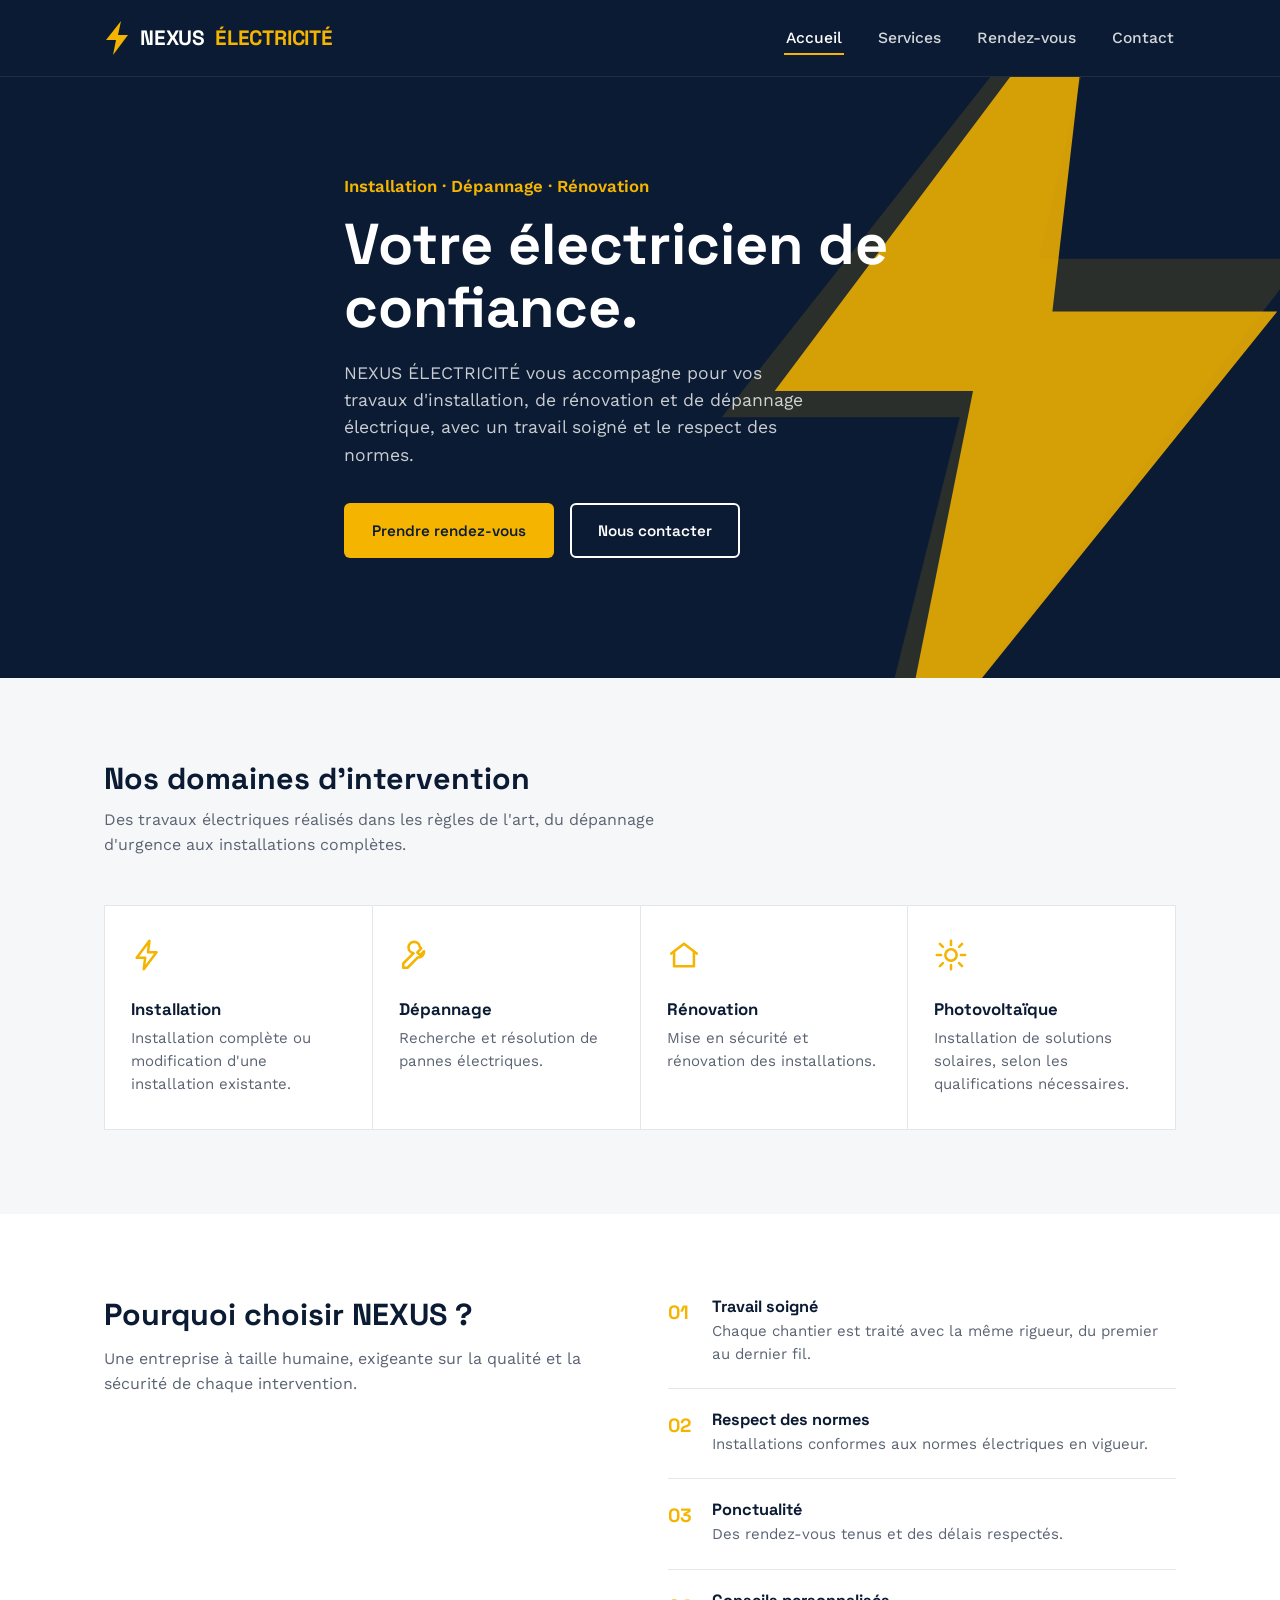
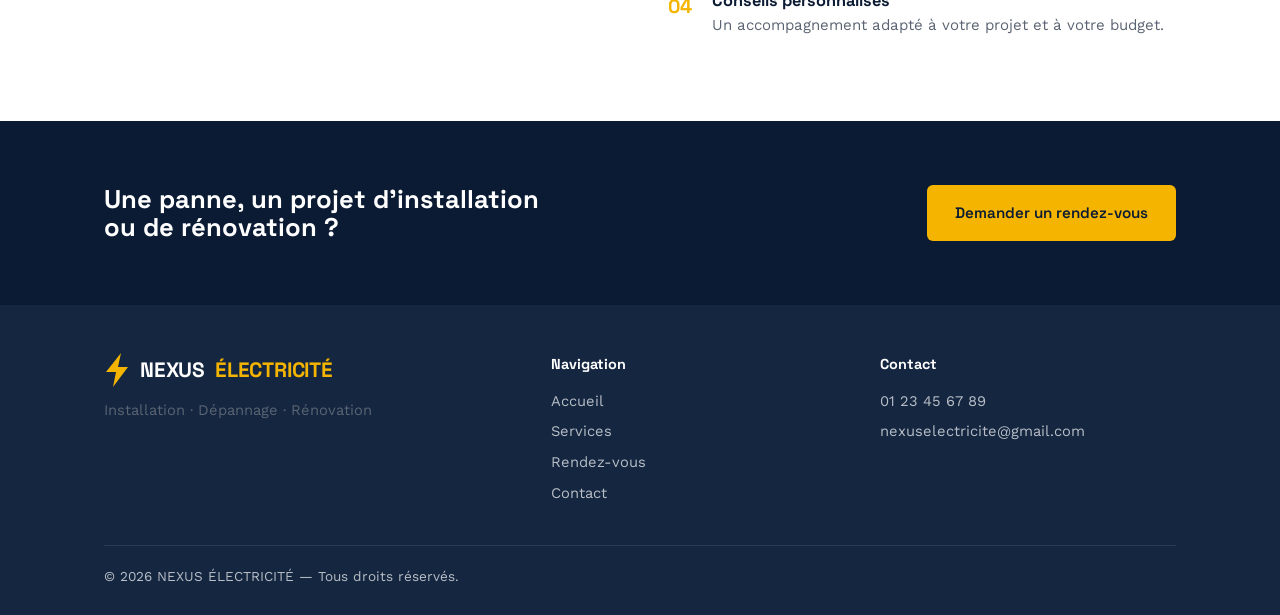
<file: index.html>
<!doctype html>
<html lang="fr">
<head>
<meta charset="UTF-8">
<meta name="viewport" content="width=device-width, initial-scale=1.0">
<title>NEXUS ÉLECTRICITÉ — Votre électricien de confiance</title>
<meta name="description" content="NEXUS ÉLECTRICITÉ vous accompagne pour vos travaux d'installation, de rénovation et de dépannage électrique.">
<link rel="stylesheet" href="css/style.css">
</head>
<body>

<header class="site-header">
  <div class="wrap">
    <a href="index.html" class="logo">
      <svg class="bolt" viewBox="0 0 26 34" fill="none" xmlns="http://www.w3.org/2000/svg" aria-hidden="true">
        <path d="M17 0L2 19H12L9 34L24 14H14L17 0Z" fill="#F4B400"/>
      </svg>
      NEXUS <span class="accent">ÉLECTRICITÉ</span>
    </a>
    <nav class="main-nav" id="main-nav">
      <ul>
        <li><a href="index.html" aria-current="page">Accueil</a></li>
        <li><a href="services.html">Services</a></li>
        <li><a href="rendez-vous.html">Rendez-vous</a></li>
        <li><a href="contact.html">Contact</a></li>
      </ul>
    </nav>
    <button class="nav-toggle" aria-label="Ouvrir le menu" aria-expanded="false" aria-controls="main-nav">
      <svg viewBox="0 0 24 24" fill="none" stroke="currentColor" stroke-width="2" stroke-linecap="round"><line x1="3" y1="6" x2="21" y2="6"/><line x1="3" y1="12" x2="21" y2="12"/><line x1="3" y1="18" x2="21" y2="18"/></svg>
    </button>
  </div>
</header>

<section class="hero">
  <svg class="hero-bolt" viewBox="0 0 600 700" preserveAspectRatio="xMidYMid slice" fill="none" xmlns="http://www.w3.org/2000/svg" aria-hidden="true">
    <path d="M420 0L120 380H300L220 700L560 260H360L420 0Z" fill="#F4B400" fill-opacity="0.14"/>
    <path d="M400 40L160 360H310L250 660L540 300H370L400 40Z" fill="#F4B400" fill-opacity="0.9"/>
  </svg>
  <div class="wrap">
    <p class="hero-eyebrow">Installation · Dépannage · Rénovation</p>
    <h1>Votre électricien de confiance.</h1>
    <p class="lead">NEXUS ÉLECTRICITÉ vous accompagne pour vos travaux d'installation, de rénovation et de dépannage électrique, avec un travail soigné et le respect des normes.</p>
    <div class="hero-actions">
      <a href="rendez-vous.html" class="btn btn-primary">Prendre rendez-vous</a>
      <a href="contact.html" class="btn btn-outline">Nous contacter</a>
    </div>
  </div>
</section>

<section class="services-preview">
  <div class="wrap">
    <div class="section-head">
      <h2>Nos domaines d'intervention</h2>
      <p>Des travaux électriques réalisés dans les règles de l'art, du dépannage d'urgence aux installations complètes.</p>
    </div>
  </div>
  <div class="wrap">
    <div class="service-grid">
      <div class="service-card">
        <svg viewBox="0 0 24 24" fill="none" stroke="currentColor" stroke-width="1.8" stroke-linecap="round" stroke-linejoin="round"><path d="M13 2L4 14h6l-1 8 9-12h-6l1-8z"/></svg>
        <h3>Installation</h3>
        <p>Installation complète ou modification d'une installation existante.</p>
      </div>
      <div class="service-card">
        <svg viewBox="0 0 24 24" fill="none" stroke="currentColor" stroke-width="1.8" stroke-linecap="round" stroke-linejoin="round"><path d="M14.7 6.3a4 4 0 1 0-4.4 4.4L3 18v3h3l7.3-7.3a4 4 0 0 0 4.4-4.4l-2.8 2.8-2-2 2.8-2.8z"/></svg>
        <h3>Dépannage</h3>
        <p>Recherche et résolution de pannes électriques.</p>
      </div>
      <div class="service-card">
        <svg viewBox="0 0 24 24" fill="none" stroke="currentColor" stroke-width="1.8" stroke-linecap="round" stroke-linejoin="round"><path d="M3 11l9-7 9 7"/><path d="M5 10v10h14V10"/></svg>
        <h3>Rénovation</h3>
        <p>Mise en sécurité et rénovation des installations.</p>
      </div>
      <div class="service-card">
        <svg viewBox="0 0 24 24" fill="none" stroke="currentColor" stroke-width="1.8" stroke-linecap="round" stroke-linejoin="round"><circle cx="12" cy="12" r="4"/><path d="M12 2v3M12 19v3M4.2 4.2l2.1 2.1M17.7 17.7l2.1 2.1M2 12h3M19 12h3M4.2 19.8l2.1-2.1M17.7 6.3l2.1-2.1"/></svg>
        <h3>Photovoltaïque</h3>
        <p>Installation de solutions solaires, selon les qualifications nécessaires.</p>
      </div>
    </div>
  </div>
</section>

<section class="why">
  <div class="wrap why-grid">
    <div>
      <h2>Pourquoi choisir NEXUS ?</h2>
      <p>Une entreprise à taille humaine, exigeante sur la qualité et la sécurité de chaque intervention.</p>
    </div>
    <ul class="why-list">
      <li>
        <span class="mark">01</span>
        <div><h3>Travail soigné</h3><p>Chaque chantier est traité avec la même rigueur, du premier au dernier fil.</p></div>
      </li>
      <li>
        <span class="mark">02</span>
        <div><h3>Respect des normes</h3><p>Installations conformes aux normes électriques en vigueur.</p></div>
      </li>
      <li>
        <span class="mark">03</span>
        <div><h3>Ponctualité</h3><p>Des rendez-vous tenus et des délais respectés.</p></div>
      </li>
      <li>
        <span class="mark">04</span>
        <div><h3>Conseils personnalisés</h3><p>Un accompagnement adapté à votre projet et à votre budget.</p></div>
      </li>
    </ul>
  </div>
</section>

<section class="cta-band">
  <div class="wrap">
    <h2>Une panne, un projet d'installation ou de rénovation ?</h2>
    <a href="rendez-vous.html" class="btn btn-primary">Demander un rendez-vous</a>
  </div>
</section>

<footer class="site-footer">
  <div class="wrap">
    <div class="footer-grid">
      <div>
        <a href="index.html" class="logo">
          <svg class="bolt" viewBox="0 0 26 34" fill="none" xmlns="http://www.w3.org/2000/svg" aria-hidden="true">
            <path d="M17 0L2 19H12L9 34L24 14H14L17 0Z" fill="#F4B400"/>
          </svg>
          NEXUS <span class="accent">ÉLECTRICITÉ</span>
        </a>
        <p>Installation · Dépannage · Rénovation</p>
      </div>
      <div>
        <h4>Navigation</h4>
        <ul>
          <li><a href="index.html">Accueil</a></li>
          <li><a href="services.html">Services</a></li>
          <li><a href="rendez-vous.html">Rendez-vous</a></li>
          <li><a href="contact.html">Contact</a></li>
        </ul>
      </div>
      <div>
        <h4>Contact</h4>
        <ul>
          <li><a href="tel:+33000000000">01 23 45 67 89</a></li>
          <li><a href="mailto:nexuselectricite@gmail.com">nexuselectricite@gmail.com</a></li>
        </ul>
      </div>
    </div>
    <div class="footer-bottom">
      &copy; <span id="current-year"></span> NEXUS ÉLECTRICITÉ — Tous droits réservés.
    </div>
  </div>
</footer>

<script src="js/script.js"></script>
</body>
</html>
</file>
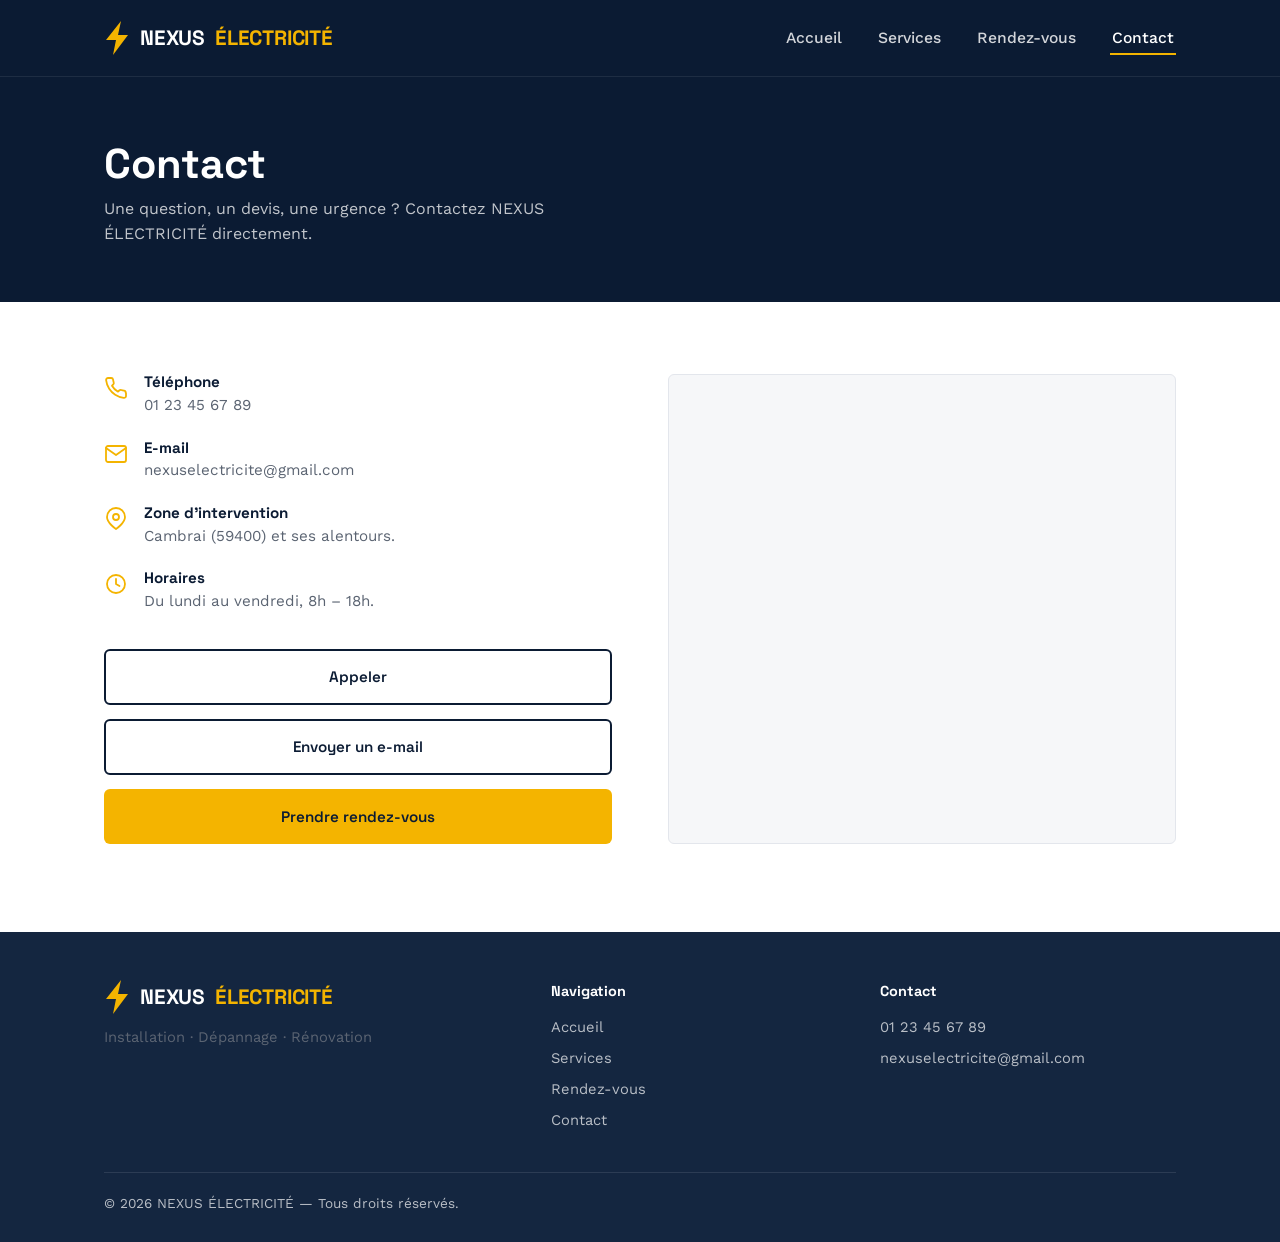
<file: contact.html>
<!doctype html>
<html lang="fr">
<head>
<meta charset="UTF-8">
<meta name="viewport" content="width=device-width, initial-scale=1.0">
<title>Contact — NEXUS ÉLECTRICITÉ</title>
<meta name="description" content="Contactez NEXUS ÉLECTRICITÉ par téléphone, e-mail ou prenez directement rendez-vous.">
<link rel="stylesheet" href="css/style.css">
</head>
<body>

<header class="site-header">
  <div class="wrap">
    <a href="index.html" class="logo">
      <svg class="bolt" viewBox="0 0 26 34" fill="none" xmlns="http://www.w3.org/2000/svg" aria-hidden="true">
        <path d="M17 0L2 19H12L9 34L24 14H14L17 0Z" fill="#F4B400"/>
      </svg>
      NEXUS <span class="accent">ÉLECTRICITÉ</span>
    </a>
    <nav class="main-nav" id="main-nav">
      <ul>
        <li><a href="index.html">Accueil</a></li>
        <li><a href="services.html">Services</a></li>
        <li><a href="rendez-vous.html">Rendez-vous</a></li>
        <li><a href="contact.html" aria-current="page">Contact</a></li>
      </ul>
    </nav>
    <button class="nav-toggle" aria-label="Ouvrir le menu" aria-expanded="false" aria-controls="main-nav">
      <svg viewBox="0 0 24 24" fill="none" stroke="currentColor" stroke-width="2" stroke-linecap="round"><line x1="3" y1="6" x2="21" y2="6"/><line x1="3" y1="12" x2="21" y2="12"/><line x1="3" y1="18" x2="21" y2="18"/></svg>
    </button>
  </div>
</header>

<section class="page-header">
  <div class="wrap">
    <h1>Contact</h1>
    <p>Une question, un devis, une urgence ? Contactez NEXUS ÉLECTRICITÉ directement.</p>
  </div>
</section>

<section class="contact-section">
  <div class="wrap contact-layout">

    <div>
      <ul class="contact-list">
        <li>
          <svg viewBox="0 0 24 24" fill="none" stroke="currentColor" stroke-width="1.8" stroke-linecap="round" stroke-linejoin="round"><path d="M22 16.9v3a2 2 0 0 1-2.2 2 19.8 19.8 0 0 1-8.6-3.1 19.5 19.5 0 0 1-6-6A19.8 19.8 0 0 1 2.1 4.2 2 2 0 0 1 4.1 2h3a2 2 0 0 1 2 1.7c.1.9.3 1.8.6 2.7a2 2 0 0 1-.5 2.1L8 9.7a16 16 0 0 0 6 6l1.2-1.2a2 2 0 0 1 2.1-.5c.9.3 1.8.5 2.7.6a2 2 0 0 1 1.7 2.1z"/></svg>
          <div><h3>Téléphone</h3><p><a href="tel:+33000000000">01 23 45 67 89</a></p></div>
        </li>
        <li>
          <svg viewBox="0 0 24 24" fill="none" stroke="currentColor" stroke-width="1.8" stroke-linecap="round" stroke-linejoin="round"><rect x="2" y="4" width="20" height="16" rx="2"/><path d="M2 6l10 7 10-7"/></svg>
          <div><h3>E-mail</h3><p><a href="mailto:nexuselectricite@gmail.com">nexuselectricite@gmail.com</a></p></div>
        </li>
        <li>
          <svg viewBox="0 0 24 24" fill="none" stroke="currentColor" stroke-width="1.8" stroke-linecap="round" stroke-linejoin="round"><path d="M21 10c0 6-9 12-9 12s-9-6-9-12a9 9 0 0 1 18 0z"/><circle cx="12" cy="10" r="3"/></svg>
          <div><h3>Zone d'intervention</h3><p>Cambrai (59400) et ses alentours.</p></div>
        </li>
        <li>
          <svg viewBox="0 0 24 24" fill="none" stroke="currentColor" stroke-width="1.8" stroke-linecap="round" stroke-linejoin="round"><circle cx="12" cy="12" r="9"/><path d="M12 7v5l3.5 2"/></svg>
          <div><h3>Horaires</h3><p>Du lundi au vendredi, 8h – 18h.</p></div>
        </li>
      </ul>

      <div class="contact-actions">
        <a href="tel:+33000000000" class="btn btn-outline-dark">Appeler</a>
        <a href="mailto:nexuselectricite@gmail.com" class="btn btn-outline-dark">Envoyer un e-mail</a>
        <a href="rendez-vous.html" class="btn btn-primary">Prendre rendez-vous</a>
      </div>
    </div>

    <div class="contact-map">
      <iframe
        src="https://www.google.com/maps?q=Cambrai,59400&output=embed"
        title="Zone d'intervention NEXUS ÉLECTRICITÉ — Cambrai et alentours"
        loading="lazy"
        referrerpolicy="no-referrer-when-downgrade"
        allowfullscreen>
      </iframe>
    </div>

  </div>
</section>

<footer class="site-footer">
  <div class="wrap">
    <div class="footer-grid">
      <div>
        <a href="index.html" class="logo">
          <svg class="bolt" viewBox="0 0 26 34" fill="none" xmlns="http://www.w3.org/2000/svg" aria-hidden="true">
            <path d="M17 0L2 19H12L9 34L24 14H14L17 0Z" fill="#F4B400"/>
          </svg>
          NEXUS <span class="accent">ÉLECTRICITÉ</span>
        </a>
        <p>Installation · Dépannage · Rénovation</p>
      </div>
      <div>
        <h4>Navigation</h4>
        <ul>
          <li><a href="index.html">Accueil</a></li>
          <li><a href="services.html">Services</a></li>
          <li><a href="rendez-vous.html">Rendez-vous</a></li>
          <li><a href="contact.html">Contact</a></li>
        </ul>
      </div>
      <div>
        <h4>Contact</h4>
        <ul>
          <li><a href="tel:+33000000000">01 23 45 67 89</a></li>
          <li><a href="mailto:nexuselectricite@gmail.com">nexuselectricite@gmail.com</a></li>
        </ul>
      </div>
    </div>
    <div class="footer-bottom">
      &copy; <span id="current-year"></span> NEXUS ÉLECTRICITÉ — Tous droits réservés.
    </div>
  </div>
</footer>

<script src="js/script.js"></script>
</body>
</html>
</file>
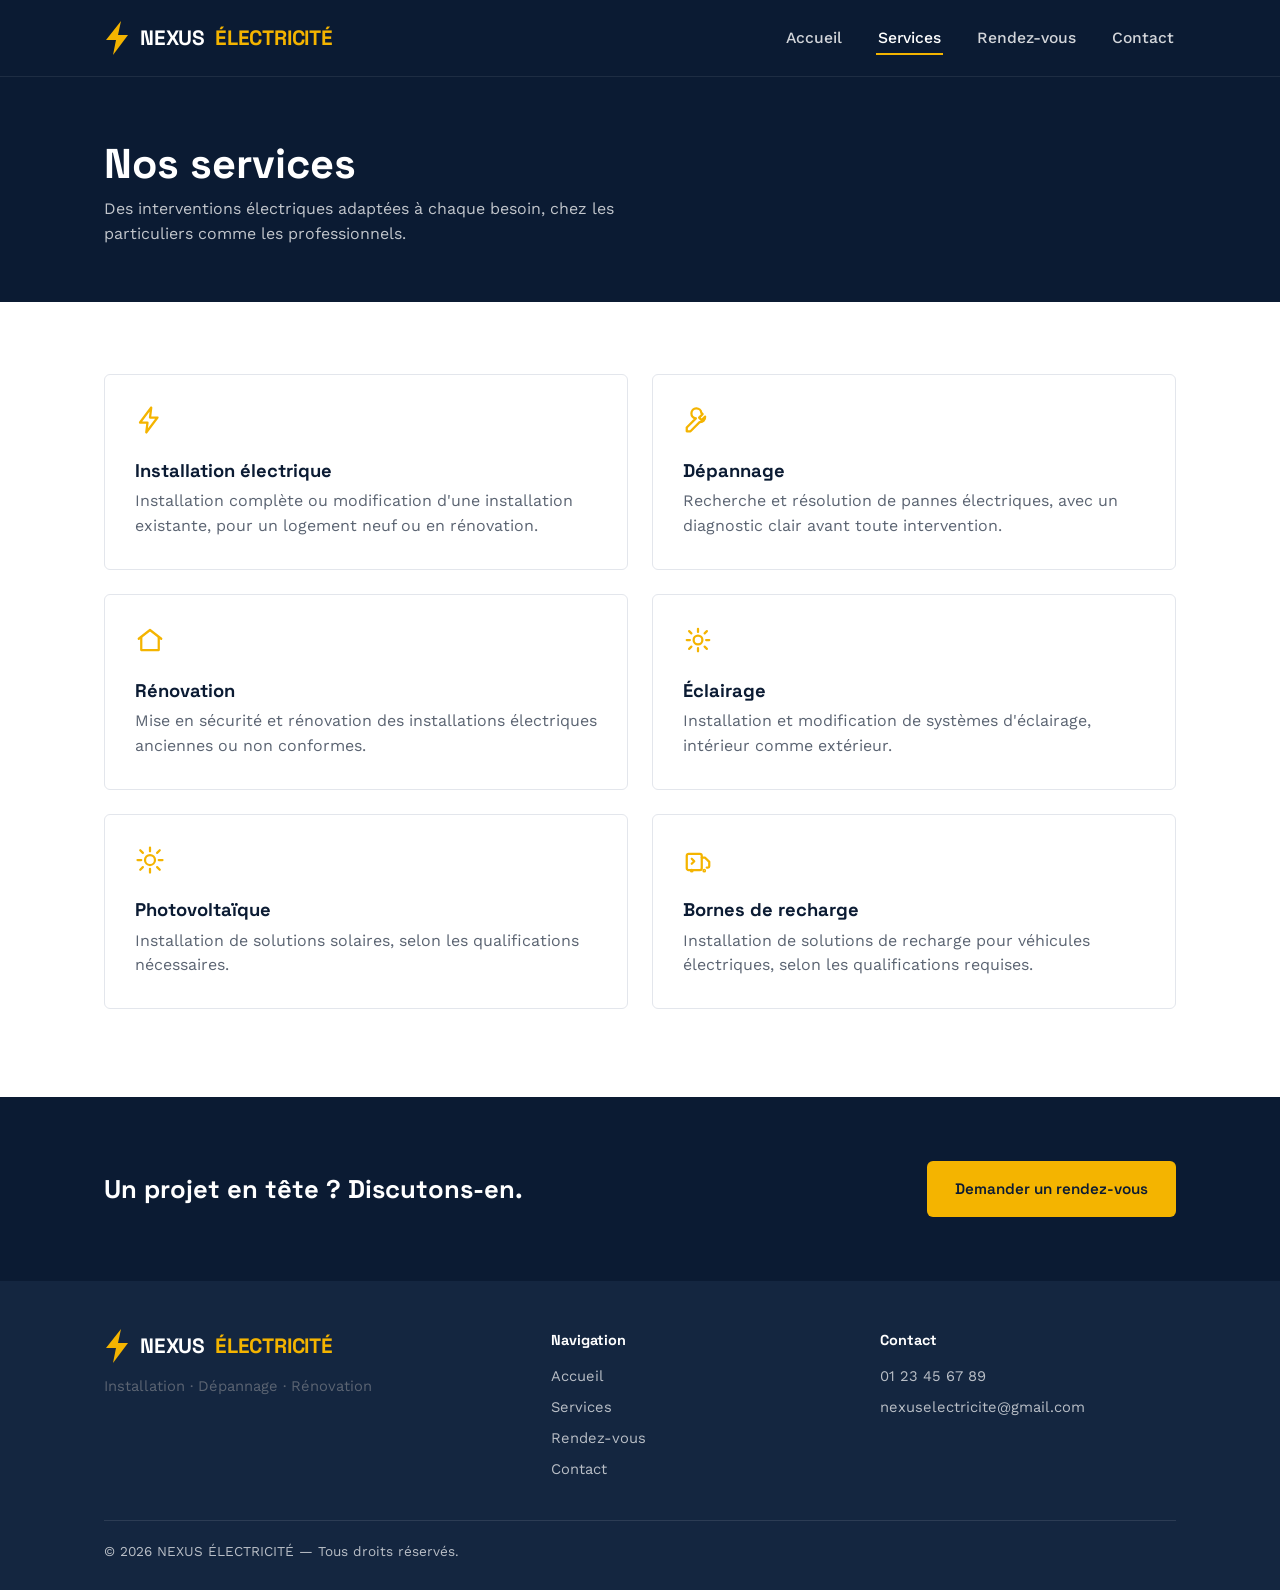
<file: services.html>
<!doctype html>
<html lang="fr">
<head>
<meta charset="UTF-8">
<meta name="viewport" content="width=device-width, initial-scale=1.0">
<title>Services — NEXUS ÉLECTRICITÉ</title>
<meta name="description" content="Installation, dépannage, rénovation, éclairage, photovoltaïque et bornes de recharge — les services de NEXUS ÉLECTRICITÉ.">
<link rel="stylesheet" href="css/style.css">
</head>
<body>

<header class="site-header">
  <div class="wrap">
    <a href="index.html" class="logo">
      <svg class="bolt" viewBox="0 0 26 34" fill="none" xmlns="http://www.w3.org/2000/svg" aria-hidden="true">
        <path d="M17 0L2 19H12L9 34L24 14H14L17 0Z" fill="#F4B400"/>
      </svg>
      NEXUS <span class="accent">ÉLECTRICITÉ</span>
    </a>
    <nav class="main-nav" id="main-nav">
      <ul>
        <li><a href="index.html">Accueil</a></li>
        <li><a href="services.html" aria-current="page">Services</a></li>
        <li><a href="rendez-vous.html">Rendez-vous</a></li>
        <li><a href="contact.html">Contact</a></li>
      </ul>
    </nav>
    <button class="nav-toggle" aria-label="Ouvrir le menu" aria-expanded="false" aria-controls="main-nav">
      <svg viewBox="0 0 24 24" fill="none" stroke="currentColor" stroke-width="2" stroke-linecap="round"><line x1="3" y1="6" x2="21" y2="6"/><line x1="3" y1="12" x2="21" y2="12"/><line x1="3" y1="18" x2="21" y2="18"/></svg>
    </button>
  </div>
</header>

<section class="page-header">
  <div class="wrap">
    <h1>Nos services</h1>
    <p>Des interventions électriques adaptées à chaque besoin, chez les particuliers comme les professionnels.</p>
  </div>
</section>

<section class="services-full">
  <div class="wrap">
    <div class="services-full-grid">

      <div class="service-full-card">
        <svg viewBox="0 0 24 24" fill="none" stroke="currentColor" stroke-width="1.8" stroke-linecap="round" stroke-linejoin="round"><path d="M13 2L4 14h6l-1 8 9-12h-6l1-8z"/></svg>
        <h3>Installation électrique</h3>
        <p>Installation complète ou modification d'une installation existante, pour un logement neuf ou en rénovation.</p>
      </div>

      <div class="service-full-card">
        <svg viewBox="0 0 24 24" fill="none" stroke="currentColor" stroke-width="1.8" stroke-linecap="round" stroke-linejoin="round"><path d="M14.7 6.3a4 4 0 1 0-4.4 4.4L3 18v3h3l7.3-7.3a4 4 0 0 0 4.4-4.4l-2.8 2.8-2-2 2.8-2.8z"/></svg>
        <h3>Dépannage</h3>
        <p>Recherche et résolution de pannes électriques, avec un diagnostic clair avant toute intervention.</p>
      </div>

      <div class="service-full-card">
        <svg viewBox="0 0 24 24" fill="none" stroke="currentColor" stroke-width="1.8" stroke-linecap="round" stroke-linejoin="round"><path d="M3 11l9-7 9 7"/><path d="M5 10v10h14V10"/></svg>
        <h3>Rénovation</h3>
        <p>Mise en sécurité et rénovation des installations électriques anciennes ou non conformes.</p>
      </div>

      <div class="service-full-card">
        <svg viewBox="0 0 24 24" fill="none" stroke="currentColor" stroke-width="1.8" stroke-linecap="round" stroke-linejoin="round"><circle cx="12" cy="12" r="3.5"/><path d="M12 3v2.5M12 18.5V21M4.9 4.9l1.8 1.8M17.3 17.3l1.8 1.8M3 12h2.5M18.5 12H21M4.9 19.1l1.8-1.8M17.3 6.7l1.8-1.8"/></svg>
        <h3>Éclairage</h3>
        <p>Installation et modification de systèmes d'éclairage, intérieur comme extérieur.</p>
      </div>

      <div class="service-full-card">
        <svg viewBox="0 0 24 24" fill="none" stroke="currentColor" stroke-width="1.8" stroke-linecap="round" stroke-linejoin="round"><circle cx="12" cy="12" r="4"/><path d="M12 2v3M12 19v3M4.2 4.2l2.1 2.1M17.7 17.7l2.1 2.1M2 12h3M19 12h3M4.2 19.8l2.1-2.1M17.7 6.3l2.1-2.1"/></svg>
        <h3>Photovoltaïque</h3>
        <p>Installation de solutions solaires, selon les qualifications nécessaires.</p>
      </div>

      <div class="service-full-card">
        <svg viewBox="0 0 24 24" fill="none" stroke="currentColor" stroke-width="1.8" stroke-linecap="round" stroke-linejoin="round"><rect x="3" y="7" width="12" height="13" rx="1.5"/><path d="M15 10h2.5L21 13.5V17a1 1 0 0 1-1 1h-1"/><circle cx="7" cy="20.5" r="0.6"/><circle cx="17" cy="20.5" r="0.6"/><path d="M7 11l2 2-2 2"/></svg>
        <h3>Bornes de recharge</h3>
        <p>Installation de solutions de recharge pour véhicules électriques, selon les qualifications requises.</p>
      </div>

    </div>
  </div>
</section>

<section class="cta-band">
  <div class="wrap">
    <h2>Un projet en tête ? Discutons-en.</h2>
    <a href="rendez-vous.html" class="btn btn-primary">Demander un rendez-vous</a>
  </div>
</section>

<footer class="site-footer">
  <div class="wrap">
    <div class="footer-grid">
      <div>
        <a href="index.html" class="logo">
          <svg class="bolt" viewBox="0 0 26 34" fill="none" xmlns="http://www.w3.org/2000/svg" aria-hidden="true">
            <path d="M17 0L2 19H12L9 34L24 14H14L17 0Z" fill="#F4B400"/>
          </svg>
          NEXUS <span class="accent">ÉLECTRICITÉ</span>
        </a>
        <p>Installation · Dépannage · Rénovation</p>
      </div>
      <div>
        <h4>Navigation</h4>
        <ul>
          <li><a href="index.html">Accueil</a></li>
          <li><a href="services.html">Services</a></li>
          <li><a href="rendez-vous.html">Rendez-vous</a></li>
          <li><a href="contact.html">Contact</a></li>
        </ul>
      </div>
      <div>
        <h4>Contact</h4>
        <ul>
          <li><a href="tel:+33000000000">01 23 45 67 89</a></li>
          <li><a href="mailto:nexuselectricite@gmail.com">nexuselectricite@gmail.com</a></li>
        </ul>
      </div>
    </div>
    <div class="footer-bottom">
      &copy; <span id="current-year"></span> NEXUS ÉLECTRICITÉ — Tous droits réservés.
    </div>
  </div>
</footer>

<script src="js/script.js"></script>
</body>
</html>
</file>
<file: css/style.css>
/* ==========================================================================
   NEXUS ÉLECTRICITÉ — style.css
   Palette : nuit #0B1B33 / #142640, jaune électrique #F4B400,
             blanc #FFFFFF, gris #5B6472, fond clair #F6F7F9
   Typo : "Space Grotesk" (titres) + "Work Sans" (texte courant)
   ========================================================================== */

@import url('https://fonts.googleapis.com/css2?family=Space+Grotesk:wght@500;600;700&family=Work+Sans:wght@400;500;600&display=swap');

:root {
  --navy: #0b1b33;
  --navy-2: #142640;
  --yellow: #f4b400;
  --white: #ffffff;
  --gray: #5b6472;
  --gray-light: #9aa3b1;
  --bg: #f6f7f9;
  --border: #e3e6ec;

  --font-display: 'Space Grotesk', sans-serif;
  --font-body: 'Work Sans', sans-serif;

  --max-width: 1120px;
  --radius: 6px;
}

* { box-sizing: border-box; }

html { scroll-behavior: smooth; }

body {
  margin: 0;
  font-family: var(--font-body);
  color: var(--navy);
  background: var(--white);
  line-height: 1.55;
  -webkit-font-smoothing: antialiased;
}

img { max-width: 100%; display: block; }

a { color: inherit; text-decoration: none; }

h1, h2, h3 {
  font-family: var(--font-display);
  line-height: 1.1;
  margin: 0;
}

p { margin: 0 0 1em; color: var(--gray); }

.wrap {
  max-width: var(--max-width);
  margin: 0 auto;
  padding: 0 24px;
}

:focus-visible {
  outline: 3px solid var(--yellow);
  outline-offset: 2px;
}

@media (prefers-reduced-motion: reduce) {
  * { animation: none !important; transition: none !important; scroll-behavior: auto !important; }
}

/* --------------------------------------------------------------------------
   Boutons
   -------------------------------------------------------------------------- */

.btn {
  display: inline-flex;
  align-items: center;
  gap: 8px;
  padding: 14px 26px;
  font-family: var(--font-display);
  font-weight: 600;
  font-size: 0.95rem;
  border-radius: var(--radius);
  border: 2px solid transparent;
  cursor: pointer;
  transition: transform 0.15s ease, background 0.15s ease;
}

.btn:active { transform: translateY(1px); }

.btn-primary {
  background: var(--yellow);
  color: var(--navy);
}
.btn-primary:hover { background: #ffc933; }

.btn-outline {
  background: transparent;
  border-color: var(--white);
  color: var(--white);
}
.btn-outline:hover { background: rgba(255, 255, 255, 0.1); }

.btn-outline-dark {
  background: transparent;
  border-color: var(--navy);
  color: var(--navy);
}
.btn-outline-dark:hover { background: var(--navy); color: var(--white); }

/* --------------------------------------------------------------------------
   En-tête / navigation
   -------------------------------------------------------------------------- */

.site-header {
  position: sticky;
  top: 0;
  z-index: 100;
  background: var(--navy);
  border-bottom: 1px solid rgba(255, 255, 255, 0.08);
}

.site-header .wrap {
  display: flex;
  align-items: center;
  justify-content: space-between;
  height: 76px;
}

.logo {
  display: flex;
  align-items: center;
  gap: 10px;
  font-family: var(--font-display);
  font-weight: 700;
  font-size: 1.3rem;
  color: var(--white);
  letter-spacing: -0.01em;
}

.logo .bolt { width: 26px; height: 34px; flex-shrink: 0; }
.logo span.accent { color: var(--yellow); }

.main-nav ul {
  list-style: none;
  display: flex;
  gap: 32px;
  margin: 0;
  padding: 0;
}

.main-nav a {
  color: rgba(255, 255, 255, 0.82);
  font-weight: 500;
  font-size: 0.98rem;
  padding: 6px 2px;
  border-bottom: 2px solid transparent;
  transition: border-color 0.15s ease, color 0.15s ease;
}

.main-nav a:hover,
.main-nav a[aria-current="page"] {
  color: var(--white);
  border-color: var(--yellow);
}

.nav-toggle {
  display: none;
  background: none;
  border: none;
  cursor: pointer;
  padding: 8px;
  color: var(--white);
}
.nav-toggle svg { width: 26px; height: 26px; }

@media (max-width: 800px) {
  .main-nav {
    position: fixed;
    top: 76px;
    left: 0;
    right: 0;
    background: var(--navy-2);
    max-height: 0;
    overflow: hidden;
    transition: max-height 0.25s ease;
  }
  .main-nav.open { max-height: 300px; }
  .main-nav ul {
    flex-direction: column;
    gap: 0;
    padding: 8px 24px 20px;
  }
  .main-nav a { display: block; padding: 14px 0; border-bottom: 1px solid rgba(255,255,255,0.08); }
  .nav-toggle { display: inline-flex; }
}

/* --------------------------------------------------------------------------
   Hero — reprend la diagonale de la livrée du véhicule
   -------------------------------------------------------------------------- */

.hero {
  position: relative;
  background: var(--navy);
  color: var(--white);
  overflow: hidden;
}

.hero .wrap {
  position: relative;
  z-index: 2;
  padding-top: 96px;
  padding-bottom: 120px;
  max-width: 640px;
}

.hero-eyebrow {
  color: var(--yellow);
  font-weight: 600;
  font-size: 1.05rem;
  margin-bottom: 14px;
}

.hero h1 {
  font-size: clamp(2.4rem, 5vw, 3.6rem);
  font-weight: 700;
  color: var(--white);
  margin-bottom: 20px;
}

.hero p.lead {
  color: rgba(255, 255, 255, 0.78);
  font-size: 1.1rem;
  max-width: 480px;
  margin-bottom: 34px;
}

.hero-actions {
  display: flex;
  gap: 16px;
  flex-wrap: wrap;
}

.hero-bolt {
  position: absolute;
  right: -6%;
  top: 0;
  height: 100%;
  width: 62%;
  z-index: 1;
  opacity: 0.95;
}

@media (max-width: 900px) {
  .hero-bolt { width: 90%; right: -20%; opacity: 0.5; }
}

/* --------------------------------------------------------------------------
   Intro
   -------------------------------------------------------------------------- */

.intro {
  padding: 84px 0;
}

.intro .wrap { max-width: 720px; }

.intro h2 {
  font-size: 1.9rem;
  margin-bottom: 18px;
}

.intro p { font-size: 1.08rem; }

/* --------------------------------------------------------------------------
   Grille de services (aperçu accueil)
   -------------------------------------------------------------------------- */

.services-preview {
  background: var(--bg);
  padding: 84px 0;
}

.section-head {
  max-width: 620px;
  margin-bottom: 48px;
}

.section-head h2 {
  font-size: 1.9rem;
  margin-bottom: 12px;
}

.service-grid {
  display: grid;
  grid-template-columns: repeat(4, 1fr);
  gap: 1px;
  background: var(--border);
  border: 1px solid var(--border);
}

.service-card {
  background: var(--white);
  padding: 32px 26px;
  transition: background 0.15s ease;
}

.service-card:hover { background: #fbfaf5; }

.service-card svg {
  width: 34px;
  height: 34px;
  color: var(--yellow);
  margin-bottom: 20px;
}

.service-card h3 {
  font-size: 1.05rem;
  margin-bottom: 8px;
}

.service-card p { font-size: 0.94rem; margin-bottom: 0; }

@media (max-width: 900px) {
  .service-grid { grid-template-columns: repeat(2, 1fr); }
}
@media (max-width: 540px) {
  .service-grid { grid-template-columns: 1fr; }
}

/* --------------------------------------------------------------------------
   Pourquoi NEXUS
   -------------------------------------------------------------------------- */

.why {
  padding: 84px 0;
}

.why-grid {
  display: grid;
  grid-template-columns: 1fr 1fr;
  gap: 56px;
  align-items: start;
}

.why h2 { font-size: 1.9rem; margin-bottom: 16px; max-width: 380px; }

.why-list {
  list-style: none;
  margin: 0;
  padding: 0;
  display: flex;
  flex-direction: column;
  gap: 22px;
}

.why-list li {
  display: flex;
  gap: 16px;
  align-items: flex-start;
  padding-bottom: 22px;
  border-bottom: 1px solid var(--border);
}
.why-list li:last-child { border-bottom: none; padding-bottom: 0; }

.why-list .mark {
  font-family: var(--font-display);
  font-weight: 700;
  color: var(--yellow);
  font-size: 1.2rem;
  flex-shrink: 0;
  width: 28px;
}

.why-list h3 { font-size: 1.02rem; margin-bottom: 4px; }
.why-list p { font-size: 0.94rem; margin-bottom: 0; }

@media (max-width: 800px) {
  .why-grid { grid-template-columns: 1fr; gap: 32px; }
}

/* --------------------------------------------------------------------------
   Bandeau CTA final
   -------------------------------------------------------------------------- */

.cta-band {
  background: var(--navy);
  color: var(--white);
  padding: 64px 0;
}

.cta-band .wrap {
  display: flex;
  align-items: center;
  justify-content: space-between;
  gap: 24px;
  flex-wrap: wrap;
}

.cta-band h2 { font-size: 1.6rem; max-width: 440px; }

@media (max-width: 700px) {
  .cta-band .wrap { flex-direction: column; align-items: flex-start; }
}

/* --------------------------------------------------------------------------
   Pied de page
   -------------------------------------------------------------------------- */

.site-footer {
  background: var(--navy-2);
  color: rgba(255, 255, 255, 0.7);
  padding: 48px 0 28px;
  font-size: 0.92rem;
}

.footer-grid {
  display: grid;
  grid-template-columns: 1.4fr 1fr 1fr;
  gap: 32px;
  padding-bottom: 32px;
}

.footer-grid .logo { margin-bottom: 12px; }

.footer-grid h4 {
  font-family: var(--font-display);
  color: var(--white);
  font-size: 0.9rem;
  margin: 0 0 14px;
}

.footer-grid ul { list-style: none; margin: 0; padding: 0; }
.footer-grid li { margin-bottom: 8px; }
.footer-grid a:hover { color: var(--yellow); }

.footer-bottom {
  border-top: 1px solid rgba(255, 255, 255, 0.1);
  padding-top: 20px;
  font-size: 0.85rem;
}

@media (max-width: 700px) {
  .footer-grid { grid-template-columns: 1fr; }
}

/* --------------------------------------------------------------------------
   Pages intérieures (services / contact) — bandeau de titre
   -------------------------------------------------------------------------- */

.page-header {
  background: var(--navy);
  color: var(--white);
  padding: 64px 0 56px;
}

.page-header h1 { font-size: clamp(2rem, 4vw, 2.6rem); margin-bottom: 10px; }
.page-header p { color: rgba(255,255,255,0.75); max-width: 520px; margin-bottom: 0; }

/* --------------------------------------------------------------------------
   Cartes de services (page services)
   -------------------------------------------------------------------------- */

.services-full {
  padding: 72px 0 88px;
}

.services-full-grid {
  display: grid;
  grid-template-columns: repeat(2, 1fr);
  gap: 24px;
}

.service-full-card {
  border: 1px solid var(--border);
  border-radius: var(--radius);
  padding: 30px;
}

.service-full-card svg {
  width: 30px;
  height: 30px;
  color: var(--yellow);
  margin-bottom: 18px;
}

.service-full-card h3 { font-size: 1.15rem; margin-bottom: 8px; }
.service-full-card p { margin-bottom: 0; }

@media (max-width: 700px) {
  .services-full-grid { grid-template-columns: 1fr; }
}

/* --------------------------------------------------------------------------
   Formulaire de rendez-vous
   -------------------------------------------------------------------------- */

.rdv-section { padding: 72px 0 88px; }

.rdv-layout {
  display: grid;
  grid-template-columns: 1fr 1.4fr;
  gap: 56px;
  align-items: start;
}

.rdv-info h2 { font-size: 1.5rem; margin-bottom: 14px; }
.rdv-info p { font-size: 0.98rem; }

.rdv-steps {
  list-style: none;
  margin: 28px 0 0;
  padding: 0;
  display: flex;
  flex-direction: column;
  gap: 18px;
}
.rdv-steps li { display: flex; gap: 14px; font-size: 0.94rem; color: var(--gray); }
.rdv-steps .mark {
  font-family: var(--font-display);
  font-weight: 700;
  color: var(--navy);
  background: var(--yellow);
  width: 26px;
  height: 26px;
  border-radius: 50%;
  display: flex;
  align-items: center;
  justify-content: center;
  font-size: 0.85rem;
  flex-shrink: 0;
}

form.rdv-form {
  background: var(--bg);
  border: 1px solid var(--border);
  border-radius: var(--radius);
  padding: 36px;
}

.form-row {
  display: grid;
  grid-template-columns: 1fr 1fr;
  gap: 18px;
}

.field { margin-bottom: 20px; }
.field label {
  display: block;
  font-weight: 600;
  font-size: 0.9rem;
  margin-bottom: 6px;
}

.field input,
.field select,
.field textarea {
  width: 100%;
  padding: 12px 14px;
  border: 1px solid var(--border);
  border-radius: var(--radius);
  font-family: var(--font-body);
  font-size: 0.95rem;
  background: var(--white);
  color: var(--navy);
}

.field input:focus,
.field select:focus,
.field textarea:focus {
  outline: none;
  border-color: var(--yellow);
  box-shadow: 0 0 0 3px rgba(244, 180, 0, 0.25);
}

.field textarea { resize: vertical; min-height: 110px; }

.field-checkbox {
  display: flex;
  align-items: flex-start;
  gap: 10px;
  font-size: 0.9rem;
  color: var(--gray);
}
.field-checkbox input { width: auto; margin-top: 3px; }

.field-error {
  color: #c0392b;
  font-size: 0.82rem;
  margin-top: 6px;
  display: none;
}
.field.invalid input,
.field.invalid select,
.field.invalid textarea { border-color: #c0392b; }
.field.invalid .field-error { display: block; }

.form-note {
  font-size: 0.85rem;
  color: var(--gray-light);
  margin-top: 14px;
}

.form-success {
  display: none;
  background: #eef7ee;
  border: 1px solid #bfe3bf;
  color: #256029;
  padding: 16px 18px;
  border-radius: var(--radius);
  font-size: 0.92rem;
  margin-bottom: 20px;
}

@media (max-width: 800px) {
  .rdv-layout { grid-template-columns: 1fr; }
  .form-row { grid-template-columns: 1fr; }
  form.rdv-form { padding: 26px; }
}

/* --------------------------------------------------------------------------
   Contact
   -------------------------------------------------------------------------- */

.contact-section { padding: 72px 0 88px; }

.contact-layout {
  display: grid;
  grid-template-columns: 1fr 1fr;
  gap: 56px;
}

.contact-list {
  list-style: none;
  margin: 0 0 36px;
  padding: 0;
  display: flex;
  flex-direction: column;
  gap: 22px;
}

.contact-list li { display: flex; gap: 16px; align-items: flex-start; }
.contact-list svg { width: 24px; height: 24px; color: var(--yellow); flex-shrink: 0; margin-top: 2px; }
.contact-list h3 { font-size: 0.95rem; margin-bottom: 3px; }
.contact-list p { margin-bottom: 0; font-size: 0.95rem; }

.contact-actions {
  display: flex;
  flex-direction: column;
  gap: 14px;
}
.contact-actions .btn { justify-content: center; width: 100%; }

.contact-map {
  background: var(--bg);
  border: 1px solid var(--border);
  border-radius: var(--radius);
  min-height: 340px;
  overflow: hidden;
}

.contact-map iframe {
  width: 100%;
  height: 100%;
  min-height: 340px;
  border: 0;
  display: block;
}

@media (max-width: 800px) {
  .contact-layout { grid-template-columns: 1fr; }
}

/* --------------------------------------------------------------------------
   Planning privé (admin.html — usage personnel uniquement)
   -------------------------------------------------------------------------- */

.admin-banner {
  background: #fff8e6;
  border-bottom: 1px solid #f0dfa3;
  color: #8a6d00;
  font-size: 0.85rem;
  text-align: center;
  padding: 8px 16px;
}

.admin-section { padding: 48px 0 88px; }

.admin-tabs {
  display: flex;
  gap: 4px;
  border-bottom: 1px solid var(--border);
  margin-bottom: 32px;
}

.admin-tab {
  font-family: var(--font-display);
  font-weight: 600;
  font-size: 0.95rem;
  padding: 12px 18px;
  background: none;
  border: none;
  border-bottom: 3px solid transparent;
  color: var(--gray);
  cursor: pointer;
}
.admin-tab:hover { color: var(--navy); }
.admin-tab.active { color: var(--navy); border-bottom-color: var(--yellow); }

.tab-panel { margin-bottom: 0; }

.admin-layout {
  display: grid;
  grid-template-columns: 340px 1fr;
  gap: 40px;
  align-items: start;
}

.admin-form-card {
  background: var(--bg);
  border: 1px solid var(--border);
  border-radius: var(--radius);
  padding: 26px;
  position: sticky;
  top: 96px;
}

.admin-form-card h2 { font-size: 1.15rem; margin-bottom: 18px; }

.admin-toolbar {
  display: flex;
  justify-content: space-between;
  align-items: center;
  margin-bottom: 20px;
  gap: 16px;
  flex-wrap: wrap;
}

.admin-toolbar h2 { font-size: 1.3rem; }

.admin-count { color: var(--gray); font-size: 0.9rem; }

.agenda-list {
  display: flex;
  flex-direction: column;
  gap: 14px;
}

.agenda-empty {
  border: 1px dashed var(--border);
  border-radius: var(--radius);
  padding: 40px 24px;
  text-align: center;
  color: var(--gray-light);
}

.agenda-item {
  border: 1px solid var(--border);
  border-radius: var(--radius);
  padding: 18px 20px;
  display: grid;
  grid-template-columns: auto 1fr auto;
  gap: 18px;
  align-items: start;
}

.agenda-date {
  font-family: var(--font-display);
  font-weight: 700;
  text-align: center;
  min-width: 64px;
  padding: 8px 6px;
  background: var(--bg);
  border-radius: var(--radius);
}
.agenda-date .day { display: block; font-size: 1.3rem; line-height: 1; color: var(--navy); }
.agenda-date .month { display: block; font-size: 0.72rem; color: var(--gray); text-transform: lowercase; margin-top: 2px; }

.agenda-main h3 { font-size: 1rem; margin-bottom: 4px; }
.agenda-meta { font-size: 0.88rem; color: var(--gray); margin-bottom: 6px; }
.agenda-notes { font-size: 0.88rem; color: var(--gray); margin-bottom: 0; }

.agenda-actions {
  display: flex;
  flex-direction: column;
  align-items: flex-end;
  gap: 10px;
}

.status-badge {
  font-size: 0.78rem;
  font-weight: 600;
  padding: 4px 10px;
  border-radius: 20px;
  white-space: nowrap;
  border: none;
  cursor: pointer;
  font-family: var(--font-body);
}
.status-a-confirmer { background: #fff3cd; color: #8a6d00; }
.status-confirme { background: #dff2e1; color: #1e6b34; }
.status-termine { background: #e7e9ee; color: var(--gray); }
.status-refuse { background: #fbe2e0; color: #a33327; }

.agenda-quick-actions {
  display: flex;
  flex-wrap: wrap;
  gap: 8px;
  margin-top: 12px;
}

.btn-mini {
  font-family: var(--font-body);
  font-size: 0.82rem;
  font-weight: 600;
  padding: 7px 12px;
  border-radius: var(--radius);
  border: 1px solid var(--border);
  background: var(--white);
  color: var(--navy);
  cursor: pointer;
}
.btn-mini:hover { background: var(--bg); }
.btn-mini.confirm { background: #1e6b34; border-color: #1e6b34; color: var(--white); }
.btn-mini.confirm:hover { background: #17542a; }
.btn-mini.refuse { color: #a33327; border-color: #f0c6c1; }
.btn-mini.refuse:hover { background: #fbe2e0; }

.agenda-group-title {
  font-family: var(--font-display);
  font-size: 0.95rem;
  color: var(--gray);
  margin: 28px 0 12px;
}
.agenda-group-title:first-child { margin-top: 0; }

.agenda-delete {
  background: none;
  border: none;
  color: var(--gray-light);
  cursor: pointer;
  font-size: 0.8rem;
  padding: 2px;
}
.agenda-delete:hover { color: #c0392b; }

@media (max-width: 900px) {
  .admin-layout { grid-template-columns: 1fr; }
  .admin-form-card { position: static; }
  .agenda-item { grid-template-columns: auto 1fr; }
  .agenda-actions { grid-column: 1 / -1; flex-direction: row; justify-content: space-between; }
}

/* --------------------------------------------------------------------------
   Emploi du temps hebdomadaire (planning privé)
   -------------------------------------------------------------------------- */

.timetable-toolbar {
  display: flex;
  align-items: center;
  justify-content: space-between;
  gap: 16px;
  margin-bottom: 18px;
  flex-wrap: wrap;
}

.timetable-toolbar h2 {
  font-size: 1.1rem;
  text-align: center;
  flex: 1;
}

.timetable-wrap {
  overflow-x: auto;
  border: 1px solid var(--border);
  border-radius: var(--radius);
}

table.timetable {
  width: 100%;
  border-collapse: collapse;
  min-width: 720px;
  background: var(--white);
}

table.timetable th,
table.timetable td {
  border: 1px solid var(--border);
  padding: 0;
  vertical-align: top;
}

table.timetable thead th {
  background: var(--navy);
  color: var(--white);
  font-family: var(--font-display);
  font-weight: 600;
  font-size: 0.88rem;
  padding: 12px 8px;
  text-align: center;
}
table.timetable thead th .tt-daynum {
  display: block;
  font-family: var(--font-body);
  font-weight: 400;
  color: rgba(255,255,255,0.65);
  font-size: 0.78rem;
  margin-top: 2px;
}

table.timetable .tt-time-col {
  background: var(--bg);
  font-family: var(--font-display);
  font-weight: 600;
  font-size: 0.82rem;
  color: var(--navy);
  text-align: center;
  padding: 10px 6px;
  width: 78px;
  white-space: nowrap;
}

.tt-cell { height: 84px; padding: 6px; }

.tt-slot {
  height: 100%;
  border-radius: 4px;
  padding: 8px 9px;
  cursor: pointer;
  font-size: 0.82rem;
  line-height: 1.3;
  display: flex;
  flex-direction: column;
  gap: 2px;
  transition: filter 0.1s ease;
}
.tt-slot:hover { filter: brightness(0.97); }
.tt-slot strong { font-family: var(--font-display); font-size: 0.85rem; }
.tt-slot span { color: inherit; opacity: 0.85; }

.tt-slot.status-a-confirmer { background: #fff3cd; }
.tt-slot.status-confirme { background: #dff2e1; }
.tt-slot.status-refuse { background: #fbe2e0; text-decoration: line-through; opacity: 0.7; }
.tt-slot.status-termine { background: #e7e9ee; }

.tt-empty {
  height: 100%;
  display: flex;
  align-items: center;
  justify-content: center;
  color: var(--gray-light);
  font-size: 1.1rem;
}

.agenda-item.highlight {
  outline: 2px solid var(--yellow);
  outline-offset: 2px;
}

@media (max-width: 700px) {
  table.timetable { min-width: 620px; }
}

/* --------------------------------------------------------------------------
   Planning chantier (7 jours, cases empilables)
   -------------------------------------------------------------------------- */

table.chantier-timetable .tt-cell { height: auto; min-height: 84px; }

.chantier-day-cell {
  display: flex;
  flex-direction: column;
  gap: 6px;
  min-height: 72px;
}

.chantier-card {
  background: #eaf1ff;
  border-left: 3px solid var(--navy);
  border-radius: 4px;
  padding: 6px 8px;
  font-size: 0.78rem;
  line-height: 1.3;
}
.chantier-card strong { display: block; font-family: var(--font-display); font-size: 0.82rem; }
.chantier-card span { color: var(--gray); }
</file>
